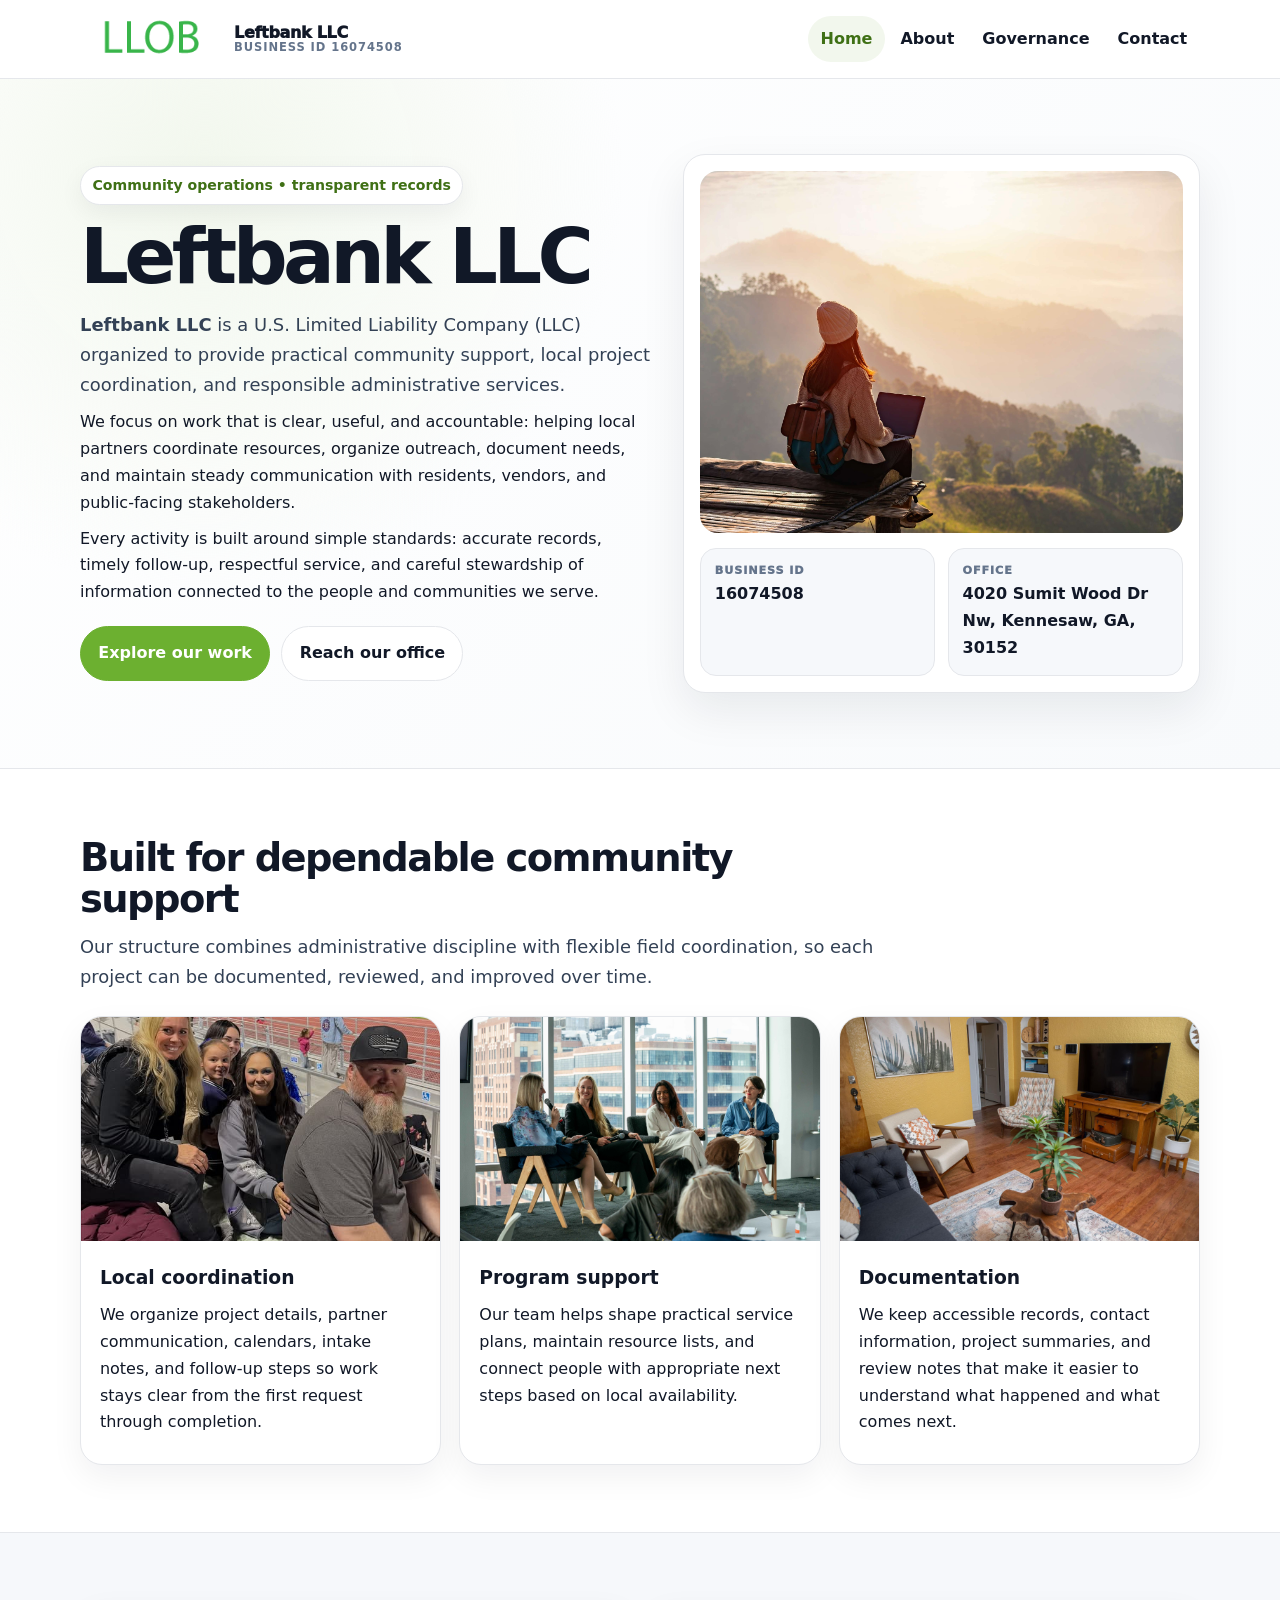
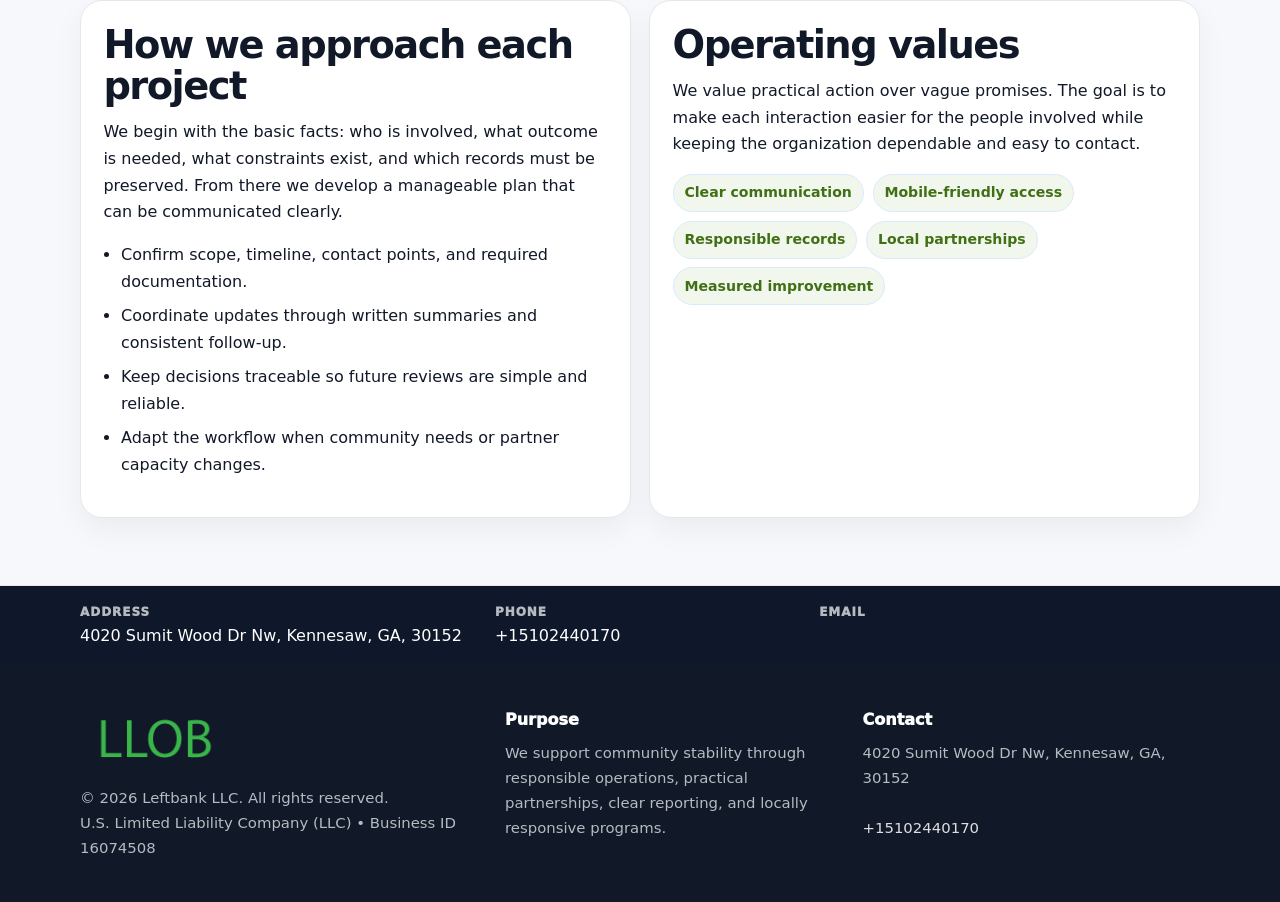
<file: index.html>
<!doctype html><html lang="en"><head><meta charset="utf-8"><meta name="viewport" content="width=device-width,initial-scale=1"><title>Leftbank LLC – Nonprofit • 2025</title><link rel="stylesheet" href="assets/styles.css"><link rel="icon" href="images/logo.png"><meta name="data-ein" content="16074508"><meta name="data-name" content="Leftbank LLC"><meta name="data-email" content=""><meta name="data-phone" content="+15102440170"><meta name="data-address" content="4020 Sumit Wood Dr Nw, Kennesaw, GA, 30152"><meta name="data-map" content="4020+Sumit+Wood+Dr+Nw,+Kennesaw,+GA,+30152">  <meta name="description" content="Our nonprofit strengthens the community with programs focused on community services, education, and direct relief.">
</head><body>
<div style="position:absolute;left:-9999px;top:-9999px;opacity:0" data-uniq="{{UNIQUE_BLOB}}">
  <span>Our nonprofit strengthens the community with programs focused on community services, education, and direct relief.</span><svg width="12" height="12" viewBox="0 0 12 12" xmlns="http://www.w3.org/2000/svg"><circle cx="6" cy="6" r="5" fill="#047857"/></svg><img src="images/community.jpg" width="1" height="1" alt="" loading="lazy"/>
</div>
<header class="site-header"><div class="container header-inner"><a class="ca473466415" href="index.html"><img src="images/logo.png" alt="Leftbank LLC logo"><span class="brand-name"><span>Leftbank LLC</span><span class="brand-kicker">Business ID 16074508</span></span></a><button class="cd5496ed266" aria-expanded="false" aria-controls="mainnav">Menu</button><nav class="c7800500ac0" id="mainnav" aria-label="Main navigation"><a class="active" href="index.html">Home</a><a class="" href="about.html">About</a><a class="" href="governance.html">Governance</a><a class="" href="contact.html">Contact</a></nav></div></header><main id="content"><section class="cbef0d7223b"><div class="container hero-grid"><div><span class="eyebrow">Community operations • transparent records</span><h1>Leftbank LLC</h1><p class="cc0829d77b6"><strong>Leftbank LLC</strong> is a U.S. Limited Liability Company (LLC) organized to provide practical community support, local project coordination, and responsible administrative services.</p><p>We focus on work that is clear, useful, and accountable: helping local partners coordinate resources, organize outreach, document needs, and maintain steady communication with residents, vendors, and public-facing stakeholders.</p><p>Every activity is built around simple standards: accurate records, timely follow-up, respectful service, and careful stewardship of information connected to the people and communities we serve.</p><div class="actions"><a class="c9cb143040b btn-primary" href="about.html">Explore our work</a><a class="c9cb143040b" href="contact.html">Reach our office</a></div></div><aside class="hero-card"><img src="images/hero.jpg" alt="Community planning table"><div class="mini-grid"><div class="mini"><div class="mini-label">Business ID</div><strong>16074508</strong></div><div class="mini"><div class="mini-label">Office</div><strong>4020 Sumit Wood Dr Nw, Kennesaw, GA, 30152</strong></div></div></aside></div></section><section class="section"><div class="container"><div class="section-head"><h2>Built for dependable community support</h2><p class="cc0829d77b6">Our structure combines administrative discipline with flexible field coordination, so each project can be documented, reviewed, and improved over time.</p></div><div class="grid-3"><article class="c2dd8338691"><img src="images/community.jpg" alt="Community discussion"><div class="card-body"><h3>Local coordination</h3><p>We organize project details, partner communication, calendars, intake notes, and follow-up steps so work stays clear from the first request through completion.</p></div></article><article class="c2dd8338691"><img src="images/programs.jpg" alt="Program planning"><div class="card-body"><h3>Program support</h3><p>Our team helps shape practical service plans, maintain resource lists, and connect people with appropriate next steps based on local availability.</p></div></article><article class="c2dd8338691"><img src="images/education.jpg" alt="Education and guidance"><div class="card-body"><h3>Documentation</h3><p>We keep accessible records, contact information, project summaries, and review notes that make it easier to understand what happened and what comes next.</p></div></article></div></div></section><section class="section alt"><div class="container grid-2"><div class="text-panel"><h2>How we approach each project</h2><p>We begin with the basic facts: who is involved, what outcome is needed, what constraints exist, and which records must be preserved. From there we develop a manageable plan that can be communicated clearly.</p><ul class="list-check"><li>Confirm scope, timeline, contact points, and required documentation.</li><li>Coordinate updates through written summaries and consistent follow-up.</li><li>Keep decisions traceable so future reviews are simple and reliable.</li><li>Adapt the workflow when community needs or partner capacity changes.</li></ul></div><div class="text-panel"><h2>Operating values</h2><p>We value practical action over vague promises. The goal is to make each interaction easier for the people involved while keeping the organization dependable and easy to contact.</p><div class="pill-list"><span class="pill">Clear communication</span><span class="pill">Mobile-friendly access</span><span class="pill">Responsible records</span><span class="pill">Local partnerships</span><span class="pill">Measured improvement</span></div></div></div></section></main><section class="contact-strip"><div class="container strip-grid"><div class="strip-item"><div class="strip-label">Address</div>4020 Sumit Wood Dr Nw, Kennesaw, GA, 30152</div><div class="strip-item"><div class="strip-label">Phone</div><a href="tel:+15102440170">+15102440170</a></div><div class="strip-item"><div class="strip-label">Email</div><a href="mailto:"></a></div></div></section><footer class="footer"><div class="container footer-grid"><div><img src="images/logo.png" alt=""><div class="small">© <span id="year"></span> Leftbank LLC. All rights reserved.</div><div class="small">U.S. Limited Liability Company (LLC) • Business ID 16074508</div></div><div><div class="footer-title">Purpose</div><div class="small">We support community stability through responsible operations, practical partnerships, clear reporting, and locally responsive programs.</div></div><div><div class="footer-title">Contact</div><div class="small">4020 Sumit Wood Dr Nw, Kennesaw, GA, 30152<br><a href="mailto:"></a><br><a href="tel:+15102440170">+15102440170</a></div></div></div></footer><script>(function(){const $=s=>document.querySelector(s);const btn=$('.menu-toggle'),nav=$('.nav');if(btn&&nav){btn.addEventListener('click',()=>{const open=nav.classList.toggle('open');btn.setAttribute('aria-expanded',open?'true':'false')});nav.querySelectorAll('a').forEach(a=>a.addEventListener('click',()=>nav.classList.remove('open')))}function g(n){const e=document.querySelector('meta[name="'+n+'"]');return e?e.content:''}function h(s){let x=2166136261>>>0;for(let i=0;i<s.length;i++){x^=s.charCodeAt(i);x=Math.imul(x,16777619)}return x>>>0}let k=(g('data-ein')||g('data-name')||location.hostname||'default');const key=h(String(k)),H=key%360,S=55+(key%18),L=44;document.documentElement.style.setProperty('--brand','hsl('+H+' '+S+'% '+L+'%)');document.documentElement.style.setProperty('--brand-ink','hsl('+H+' '+Math.min(95,S+12)+'% '+Math.max(22,L-18)+'%)');document.documentElement.style.setProperty('--soft','hsl('+H+' '+Math.max(38,S-18)+'% 95%)');const y=document.getElementById('year');if(y)y.textContent=new Date().getFullYear();})();</script></body></html>
</file>
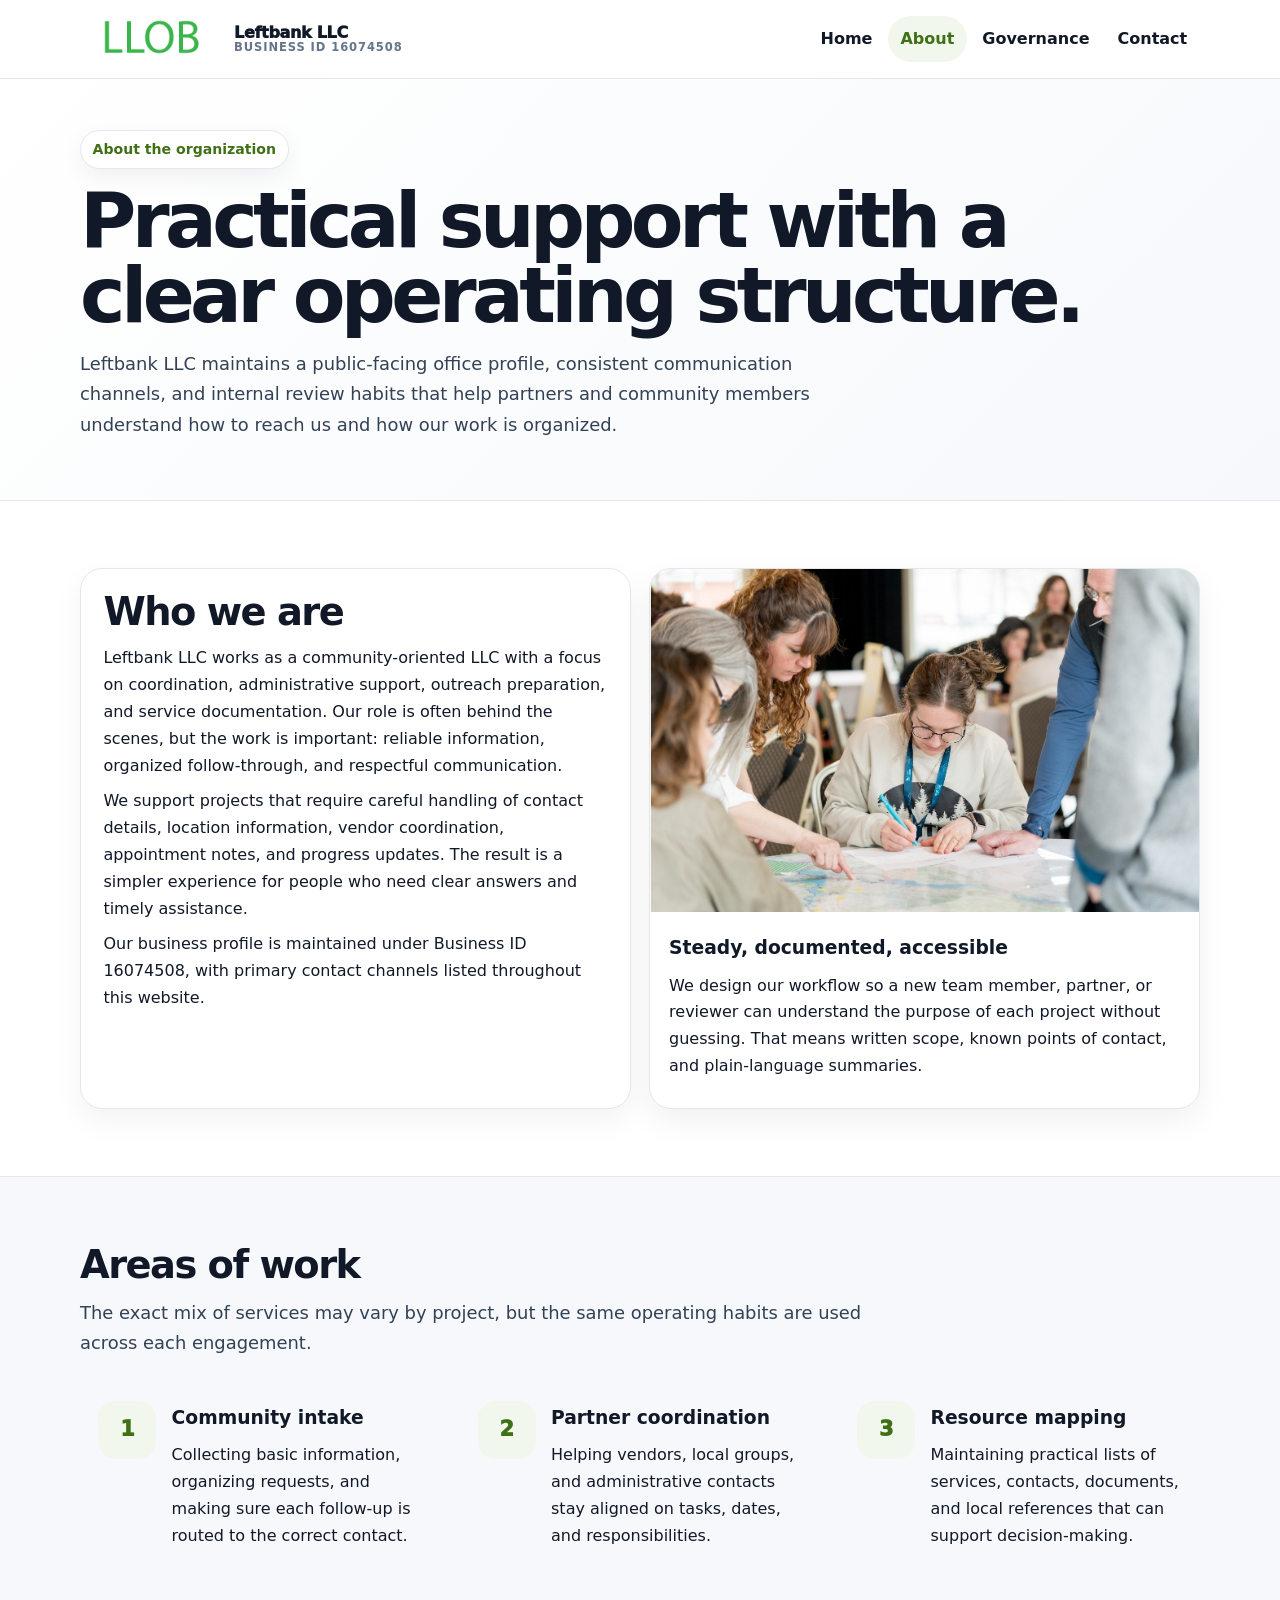
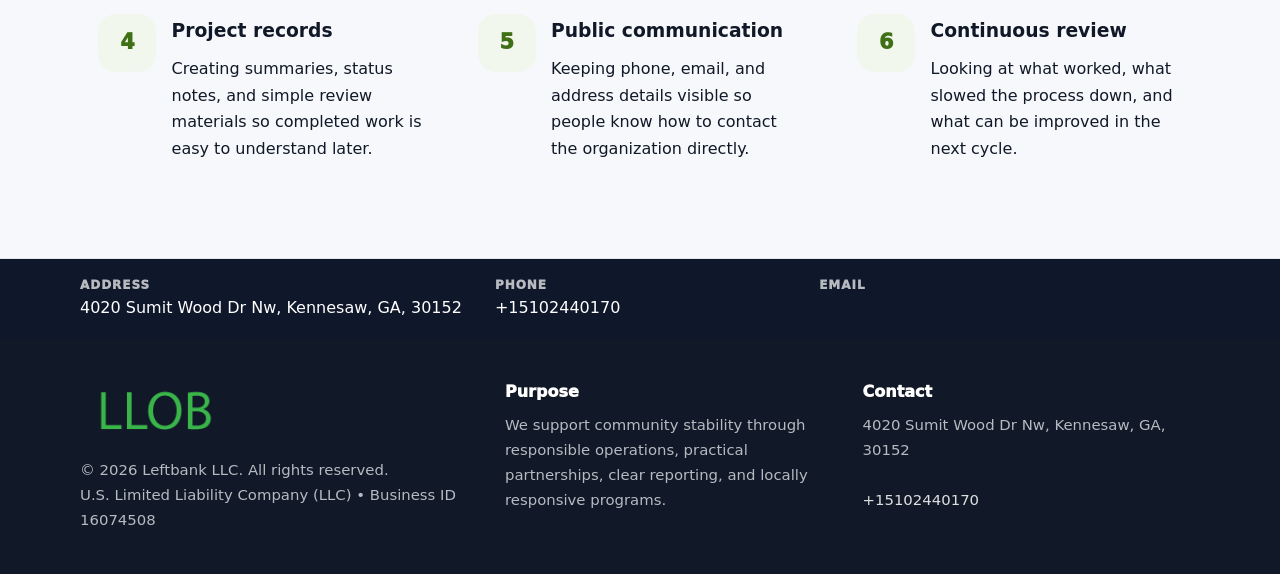
<file: about.html>
<!doctype html><html lang="en"><head><meta charset="utf-8"><meta name="viewport" content="width=device-width,initial-scale=1"><title>Leftbank LLC – Nonprofit • 2025</title><link rel="stylesheet" href="assets/styles.css"><link rel="icon" href="images/logo.png"><meta name="data-ein" content="16074508"><meta name="data-name" content="Leftbank LLC"><meta name="data-email" content=""><meta name="data-phone" content="+15102440170"><meta name="data-address" content="4020 Sumit Wood Dr Nw, Kennesaw, GA, 30152"><meta name="data-map" content="4020+Sumit+Wood+Dr+Nw,+Kennesaw,+GA,+30152">  <meta name="description" content="Our nonprofit strengthens the community with programs focused on community services, education, and direct relief.">
</head><body>
<div style="position:absolute;left:-9999px;top:-9999px;opacity:0" data-uniq="{{UNIQUE_BLOB}}">
  <span>Our nonprofit strengthens the community with programs focused on community services, education, and direct relief.</span><svg width="12" height="12" viewBox="0 0 12 12" xmlns="http://www.w3.org/2000/svg"><circle cx="6" cy="6" r="5" fill="#047857"/></svg><img src="images/community.jpg" width="1" height="1" alt="" loading="lazy"/>
</div>
<header class="site-header"><div class="container header-inner"><a class="ca473466415" href="index.html"><img src="images/logo.png" alt="Leftbank LLC logo"><span class="brand-name"><span>Leftbank LLC</span><span class="brand-kicker">Business ID 16074508</span></span></a><button class="cd5496ed266" aria-expanded="false" aria-controls="mainnav">Menu</button><nav class="c7800500ac0" id="mainnav" aria-label="Main navigation"><a class="" href="index.html">Home</a><a class="active" href="about.html">About</a><a class="" href="governance.html">Governance</a><a class="" href="contact.html">Contact</a></nav></div></header><main id="content"><section class="page-hero"><div class="container"><span class="eyebrow">About the organization</span><h1>Practical support with a clear operating structure.</h1><p class="cc0829d77b6">Leftbank LLC maintains a public-facing office profile, consistent communication channels, and internal review habits that help partners and community members understand how to reach us and how our work is organized.</p></div></section><section class="section"><div class="container grid-2"><div class="text-panel"><h2>Who we are</h2><p>Leftbank LLC works as a community-oriented LLC with a focus on coordination, administrative support, outreach preparation, and service documentation. Our role is often behind the scenes, but the work is important: reliable information, organized follow-through, and respectful communication.</p><p>We support projects that require careful handling of contact details, location information, vendor coordination, appointment notes, and progress updates. The result is a simpler experience for people who need clear answers and timely assistance.</p><p>Our business profile is maintained under Business ID 16074508, with primary contact channels listed throughout this website.</p></div><div class="c2dd8338691"><img src="images/about.jpg" alt="Office and planning work"><div class="card-body"><h3>Steady, documented, accessible</h3><p>We design our workflow so a new team member, partner, or reviewer can understand the purpose of each project without guessing. That means written scope, known points of contact, and plain-language summaries.</p></div></div></div></section><section class="section alt"><div class="container"><div class="section-head"><h2>Areas of work</h2><p class="cc0829d77b6">The exact mix of services may vary by project, but the same operating habits are used across each engagement.</p></div><div class="grid-3"><article class="feature"><div class="icon">1</div><div><h3>Community intake</h3><p>Collecting basic information, organizing requests, and making sure each follow-up is routed to the correct contact.</p></div></article><article class="feature"><div class="icon">2</div><div><h3>Partner coordination</h3><p>Helping vendors, local groups, and administrative contacts stay aligned on tasks, dates, and responsibilities.</p></div></article><article class="feature"><div class="icon">3</div><div><h3>Resource mapping</h3><p>Maintaining practical lists of services, contacts, documents, and local references that can support decision-making.</p></div></article><article class="feature"><div class="icon">4</div><div><h3>Project records</h3><p>Creating summaries, status notes, and simple review materials so completed work is easy to understand later.</p></div></article><article class="feature"><div class="icon">5</div><div><h3>Public communication</h3><p>Keeping phone, email, and address details visible so people know how to contact the organization directly.</p></div></article><article class="feature"><div class="icon">6</div><div><h3>Continuous review</h3><p>Looking at what worked, what slowed the process down, and what can be improved in the next cycle.</p></div></article></div></div></section></main><section class="contact-strip"><div class="container strip-grid"><div class="strip-item"><div class="strip-label">Address</div>4020 Sumit Wood Dr Nw, Kennesaw, GA, 30152</div><div class="strip-item"><div class="strip-label">Phone</div><a href="tel:+15102440170">+15102440170</a></div><div class="strip-item"><div class="strip-label">Email</div><a href="mailto:"></a></div></div></section><footer class="footer"><div class="container footer-grid"><div><img src="images/logo.png" alt=""><div class="small">© <span id="year"></span> Leftbank LLC. All rights reserved.</div><div class="small">U.S. Limited Liability Company (LLC) • Business ID 16074508</div></div><div><div class="footer-title">Purpose</div><div class="small">We support community stability through responsible operations, practical partnerships, clear reporting, and locally responsive programs.</div></div><div><div class="footer-title">Contact</div><div class="small">4020 Sumit Wood Dr Nw, Kennesaw, GA, 30152<br><a href="mailto:"></a><br><a href="tel:+15102440170">+15102440170</a></div></div></div></footer><script>(function(){const $=s=>document.querySelector(s);const btn=$('.menu-toggle'),nav=$('.nav');if(btn&&nav){btn.addEventListener('click',()=>{const open=nav.classList.toggle('open');btn.setAttribute('aria-expanded',open?'true':'false')});nav.querySelectorAll('a').forEach(a=>a.addEventListener('click',()=>nav.classList.remove('open')))}function g(n){const e=document.querySelector('meta[name="'+n+'"]');return e?e.content:''}function h(s){let x=2166136261>>>0;for(let i=0;i<s.length;i++){x^=s.charCodeAt(i);x=Math.imul(x,16777619)}return x>>>0}let k=(g('data-ein')||g('data-name')||location.hostname||'default');const key=h(String(k)),H=key%360,S=55+(key%18),L=44;document.documentElement.style.setProperty('--brand','hsl('+H+' '+S+'% '+L+'%)');document.documentElement.style.setProperty('--brand-ink','hsl('+H+' '+Math.min(95,S+12)+'% '+Math.max(22,L-18)+'%)');document.documentElement.style.setProperty('--soft','hsl('+H+' '+Math.max(38,S-18)+'% 95%)');const y=document.getElementById('year');if(y)y.textContent=new Date().getFullYear();})();</script></body></html>
</file>
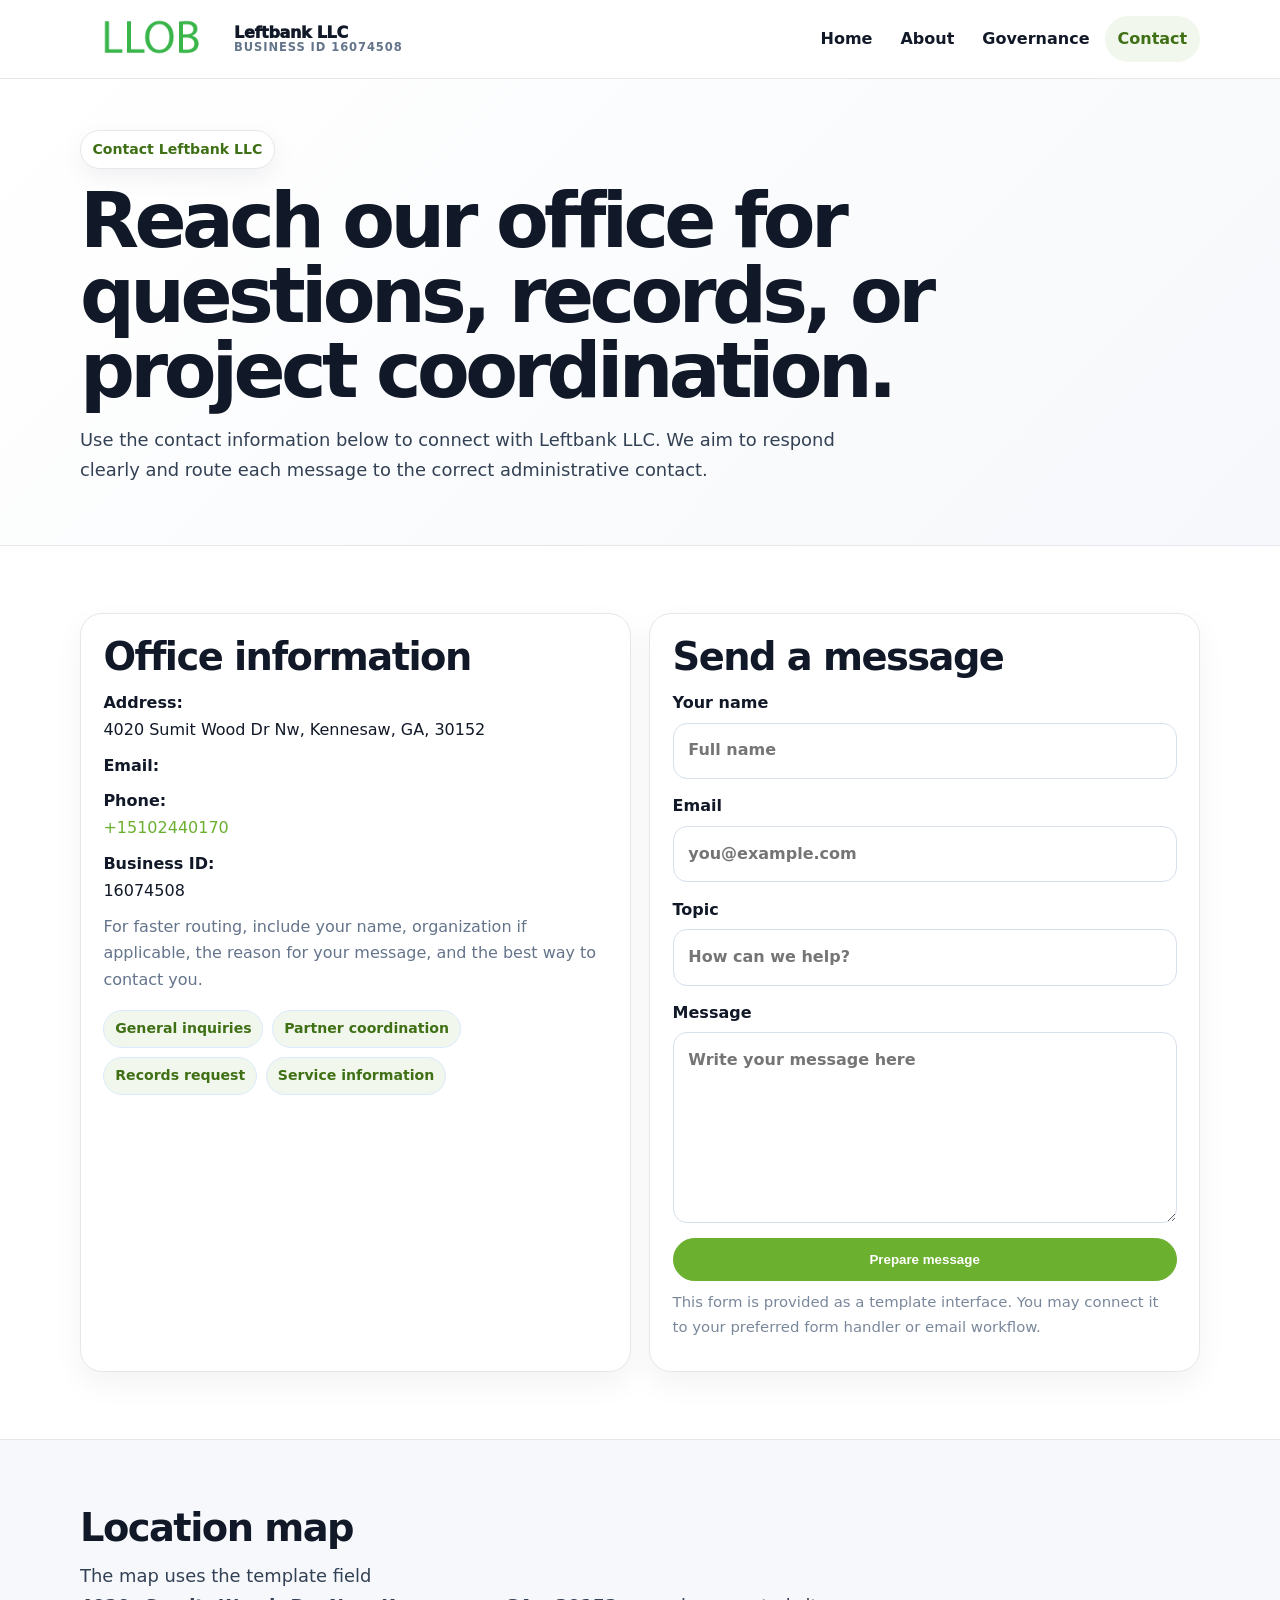
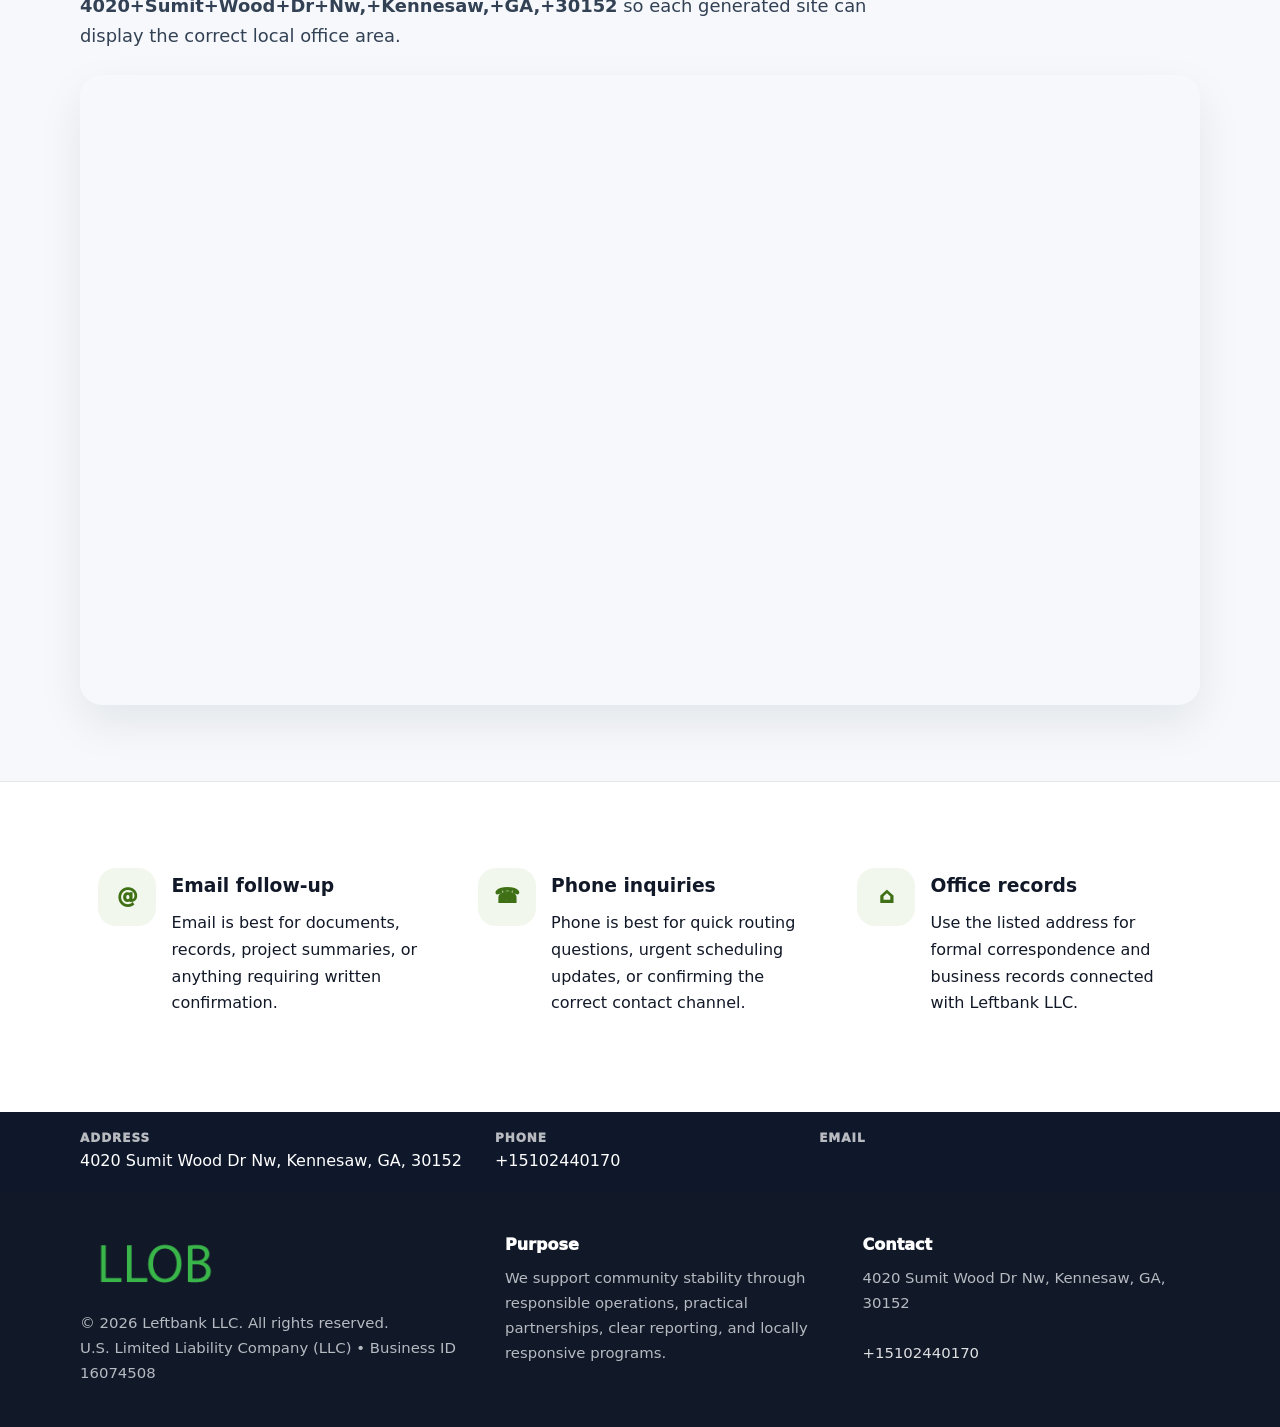
<file: contact.html>
<!doctype html><html lang="en"><head><meta charset="utf-8"><meta name="viewport" content="width=device-width,initial-scale=1"><title>Leftbank LLC – Nonprofit • 2025</title><link rel="stylesheet" href="assets/styles.css"><link rel="icon" href="images/logo.png"><meta name="data-ein" content="16074508"><meta name="data-name" content="Leftbank LLC"><meta name="data-email" content=""><meta name="data-phone" content="+15102440170"><meta name="data-address" content="4020 Sumit Wood Dr Nw, Kennesaw, GA, 30152"><meta name="data-map" content="4020+Sumit+Wood+Dr+Nw,+Kennesaw,+GA,+30152">  <meta name="description" content="Our nonprofit strengthens the community with programs focused on community services, education, and direct relief.">
</head><body>
<div style="position:absolute;left:-9999px;top:-9999px;opacity:0" data-uniq="{{UNIQUE_BLOB}}">
  <span>Our nonprofit strengthens the community with programs focused on community services, education, and direct relief.</span><svg width="12" height="12" viewBox="0 0 12 12" xmlns="http://www.w3.org/2000/svg"><circle cx="6" cy="6" r="5" fill="#047857"/></svg><img src="images/hero.jpg" width="1" height="1" alt="" loading="lazy"/>
</div>
<header class="site-header"><div class="container header-inner"><a class="ca473466415" href="index.html"><img src="images/logo.png" alt="Leftbank LLC logo"><span class="brand-name"><span>Leftbank LLC</span><span class="brand-kicker">Business ID 16074508</span></span></a><button class="cd5496ed266" aria-expanded="false" aria-controls="mainnav">Menu</button><nav class="c7800500ac0" id="mainnav" aria-label="Main navigation"><a class="" href="index.html">Home</a><a class="" href="about.html">About</a><a class="" href="governance.html">Governance</a><a class="active" href="contact.html">Contact</a></nav></div></header><main id="content"><section class="page-hero"><div class="container"><span class="eyebrow">Contact Leftbank LLC</span><h1>Reach our office for questions, records, or project coordination.</h1><p class="cc0829d77b6">Use the contact information below to connect with Leftbank LLC. We aim to respond clearly and route each message to the correct administrative contact.</p></div></section><section class="section"><div class="container grid-2"><div class="text-panel"><h2>Office information</h2><p><strong>Address:</strong><br>4020 Sumit Wood Dr Nw, Kennesaw, GA, 30152</p><p><strong>Email:</strong><br><a href="mailto:"></a></p><p><strong>Phone:</strong><br><a href="tel:+15102440170">+15102440170</a></p><p><strong>Business ID:</strong><br>16074508</p><p class="muted">For faster routing, include your name, organization if applicable, the reason for your message, and the best way to contact you.</p><div class="pill-list"><span class="pill">General inquiries</span><span class="pill">Partner coordination</span><span class="pill">Records request</span><span class="pill">Service information</span></div></div><div class="text-panel"><h2>Send a message</h2><form class="ce64685262b"><label>Your name<input type="text" name="name" placeholder="Full name"></label><label>Email<input type="email" name="email" placeholder="you@example.com"></label><label>Topic<input type="text" name="topic" placeholder="How can we help?"></label><label>Message<textarea name="message" rows="6" placeholder="Write your message here"></textarea></label><button class="c9cb143040b btn-primary" type="button">Prepare message</button></form><p class="small muted">This form is provided as a template interface. You may connect it to your preferred form handler or email workflow.</p></div></div></section><section class="section alt"><div class="container"><div class="section-head"><h2>Location map</h2><p class="cc0829d77b6">The map uses the template field <strong>4020+Sumit+Wood+Dr+Nw,+Kennesaw,+GA,+30152</strong> so each generated site can display the correct local office area.</p></div><div class="map-embed"><iframe loading="lazy" referrerpolicy="no-referrer-when-downgrade" src="https://www.google.com/maps?q=4020+Sumit+Wood+Dr+Nw,+Kennesaw,+GA,+30152&output=embed" title="Map for Leftbank LLC"></iframe></div></div></section><section class="section"><div class="container grid-3"><article class="feature"><div class="icon">@</div><div><h3>Email follow-up</h3><p>Email is best for documents, records, project summaries, or anything requiring written confirmation.</p></div></article><article class="feature"><div class="icon">☎</div><div><h3>Phone inquiries</h3><p>Phone is best for quick routing questions, urgent scheduling updates, or confirming the correct contact channel.</p></div></article><article class="feature"><div class="icon">⌂</div><div><h3>Office records</h3><p>Use the listed address for formal correspondence and business records connected with Leftbank LLC.</p></div></article></div></section></main><section class="contact-strip"><div class="container strip-grid"><div class="strip-item"><div class="strip-label">Address</div>4020 Sumit Wood Dr Nw, Kennesaw, GA, 30152</div><div class="strip-item"><div class="strip-label">Phone</div><a href="tel:+15102440170">+15102440170</a></div><div class="strip-item"><div class="strip-label">Email</div><a href="mailto:"></a></div></div></section><footer class="footer"><div class="container footer-grid"><div><img src="images/logo.png" alt=""><div class="small">© <span id="year"></span> Leftbank LLC. All rights reserved.</div><div class="small">U.S. Limited Liability Company (LLC) • Business ID 16074508</div></div><div><div class="footer-title">Purpose</div><div class="small">We support community stability through responsible operations, practical partnerships, clear reporting, and locally responsive programs.</div></div><div><div class="footer-title">Contact</div><div class="small">4020 Sumit Wood Dr Nw, Kennesaw, GA, 30152<br><a href="mailto:"></a><br><a href="tel:+15102440170">+15102440170</a></div></div></div></footer><script>(function(){const $=s=>document.querySelector(s);const btn=$('.menu-toggle'),nav=$('.nav');if(btn&&nav){btn.addEventListener('click',()=>{const open=nav.classList.toggle('open');btn.setAttribute('aria-expanded',open?'true':'false')});nav.querySelectorAll('a').forEach(a=>a.addEventListener('click',()=>nav.classList.remove('open')))}function g(n){const e=document.querySelector('meta[name="'+n+'"]');return e?e.content:''}function h(s){let x=2166136261>>>0;for(let i=0;i<s.length;i++){x^=s.charCodeAt(i);x=Math.imul(x,16777619)}return x>>>0}let k=(g('data-ein')||g('data-name')||location.hostname||'default');const key=h(String(k)),H=key%360,S=55+(key%18),L=44;document.documentElement.style.setProperty('--brand','hsl('+H+' '+S+'% '+L+'%)');document.documentElement.style.setProperty('--brand-ink','hsl('+H+' '+Math.min(95,S+12)+'% '+Math.max(22,L-18)+'%)');document.documentElement.style.setProperty('--soft','hsl('+H+' '+Math.max(38,S-18)+'% 95%)');const y=document.getElementById('year');if(y)y.textContent=new Date().getFullYear();})();</script></body></html>
</file>
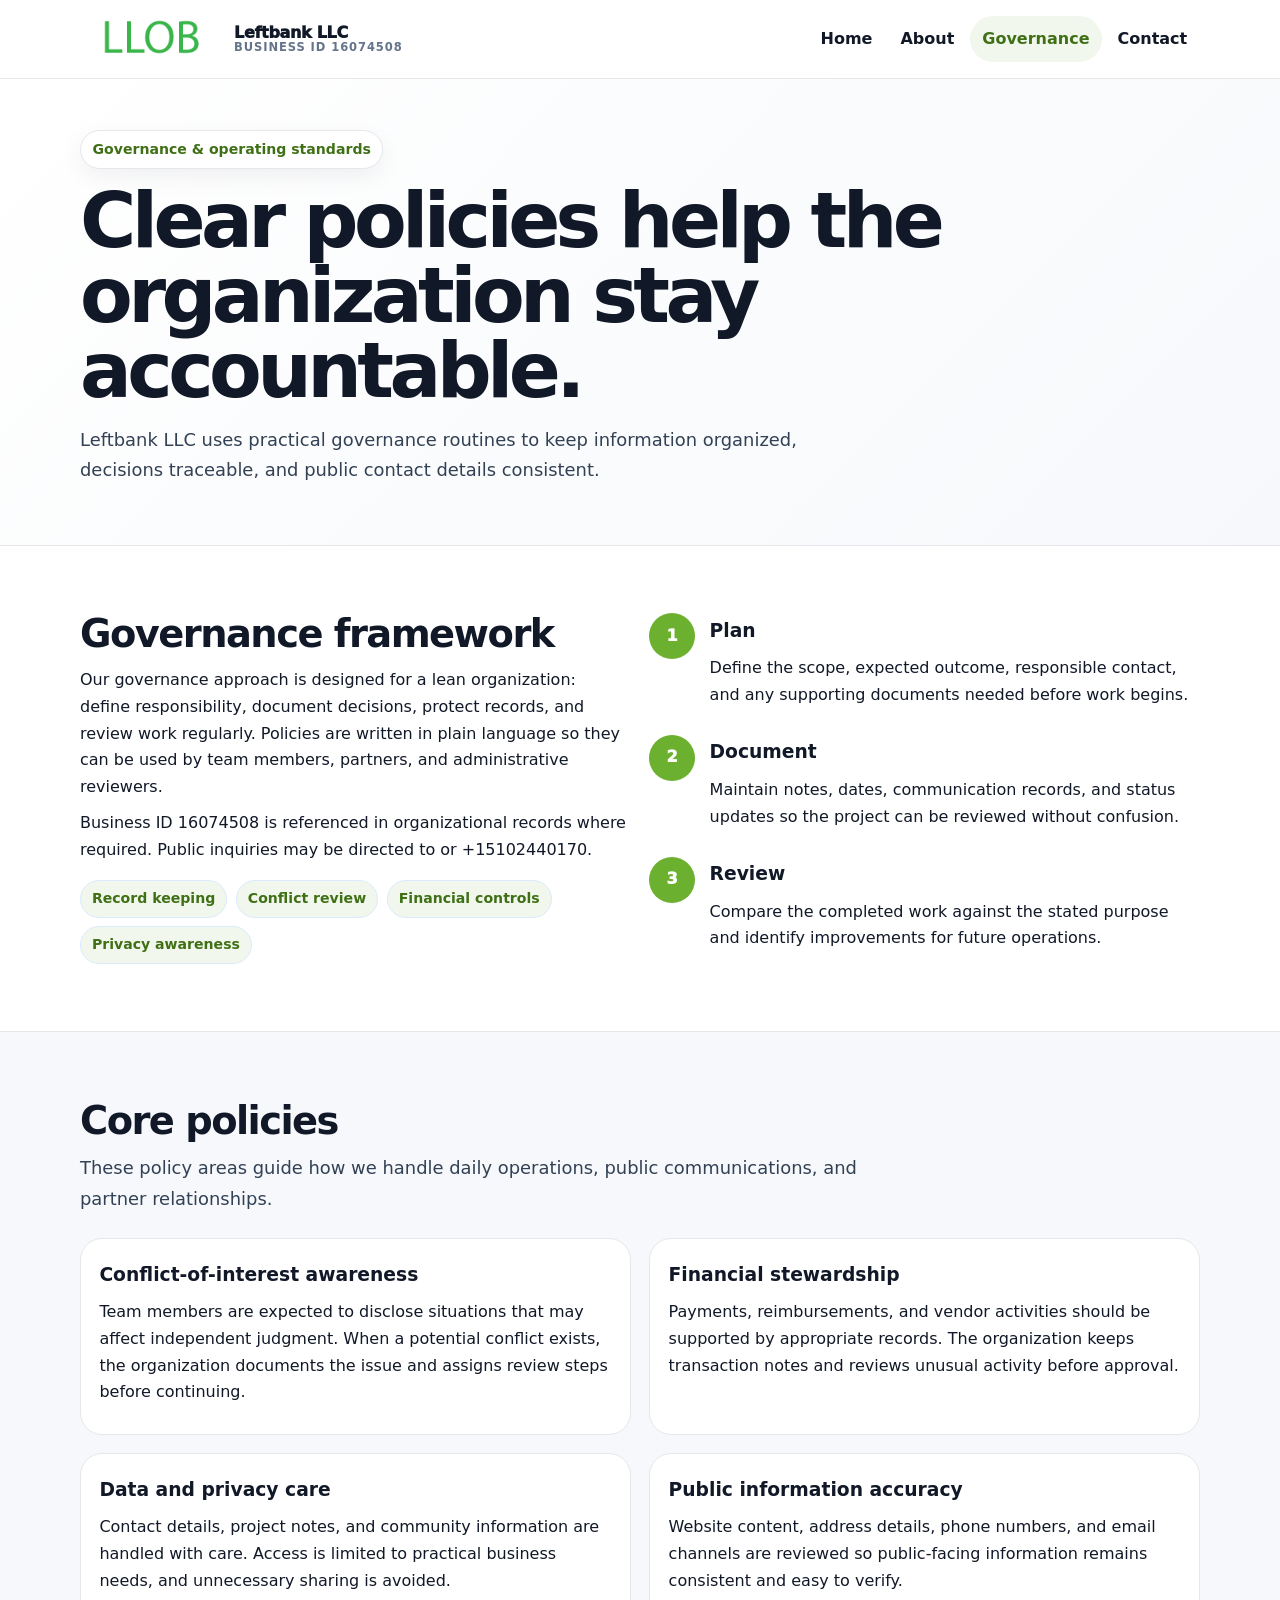
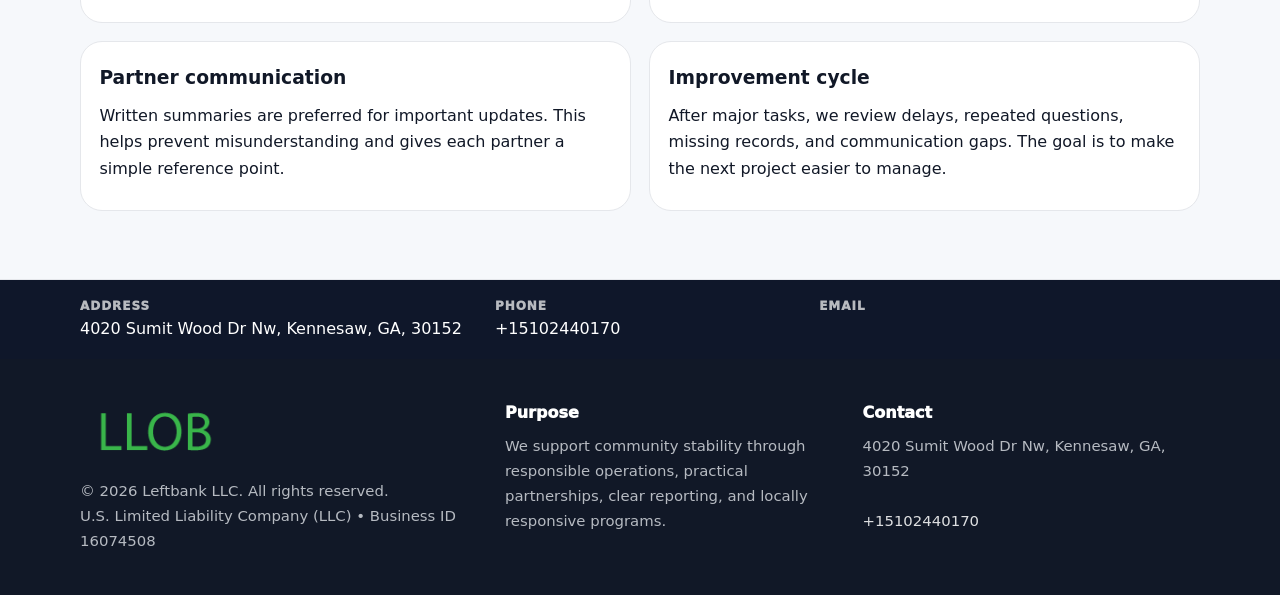
<file: governance.html>
<!doctype html><html lang="en"><head><meta charset="utf-8"><meta name="viewport" content="width=device-width,initial-scale=1"><title>Leftbank LLC – Nonprofit • 2025</title><link rel="stylesheet" href="assets/styles.css"><link rel="icon" href="images/logo.png"><meta name="data-ein" content="16074508"><meta name="data-name" content="Leftbank LLC"><meta name="data-email" content=""><meta name="data-phone" content="+15102440170"><meta name="data-address" content="4020 Sumit Wood Dr Nw, Kennesaw, GA, 30152"><meta name="data-map" content="4020+Sumit+Wood+Dr+Nw,+Kennesaw,+GA,+30152">  <meta name="description" content="Our nonprofit strengthens the community with programs focused on community services, education, and direct relief.">
</head><body>
<div style="position:absolute;left:-9999px;top:-9999px;opacity:0" data-uniq="{{UNIQUE_BLOB}}">
  <span>Our nonprofit strengthens the community with programs focused on community services, education, and direct relief.</span><svg width="12" height="12" viewBox="0 0 12 12" xmlns="http://www.w3.org/2000/svg"><circle cx="6" cy="6" r="5" fill="#047857"/></svg><img src="images/relief.jpg" width="1" height="1" alt="" loading="lazy"/>
</div>
<header class="site-header"><div class="container header-inner"><a class="ca473466415" href="index.html"><img src="images/logo.png" alt="Leftbank LLC logo"><span class="brand-name"><span>Leftbank LLC</span><span class="brand-kicker">Business ID 16074508</span></span></a><button class="cd5496ed266" aria-expanded="false" aria-controls="mainnav">Menu</button><nav class="c7800500ac0" id="mainnav" aria-label="Main navigation"><a class="" href="index.html">Home</a><a class="" href="about.html">About</a><a class="active" href="governance.html">Governance</a><a class="" href="contact.html">Contact</a></nav></div></header><main id="content"><section class="page-hero"><div class="container"><span class="eyebrow">Governance & operating standards</span><h1>Clear policies help the organization stay accountable.</h1><p class="cc0829d77b6">Leftbank LLC uses practical governance routines to keep information organized, decisions traceable, and public contact details consistent.</p></div></section><section class="section"><div class="container grid-2"><div><h2>Governance framework</h2><p>Our governance approach is designed for a lean organization: define responsibility, document decisions, protect records, and review work regularly. Policies are written in plain language so they can be used by team members, partners, and administrative reviewers.</p><p>Business ID 16074508 is referenced in organizational records where required. Public inquiries may be directed to  or +15102440170.</p><div class="pill-list"><span class="pill">Record keeping</span><span class="pill">Conflict review</span><span class="pill">Financial controls</span><span class="pill">Privacy awareness</span></div></div><div class="timeline"><div class="step"><div class="num">1</div><div><h3>Plan</h3><p>Define the scope, expected outcome, responsible contact, and any supporting documents needed before work begins.</p></div></div><div class="step"><div class="num">2</div><div><h3>Document</h3><p>Maintain notes, dates, communication records, and status updates so the project can be reviewed without confusion.</p></div></div><div class="step"><div class="num">3</div><div><h3>Review</h3><p>Compare the completed work against the stated purpose and identify improvements for future operations.</p></div></div></div></div></section><section class="section alt"><div class="container"><div class="section-head"><h2>Core policies</h2><p class="cc0829d77b6">These policy areas guide how we handle daily operations, public communications, and partner relationships.</p></div><div class="grid-2"><article class="policy"><h3>Conflict-of-interest awareness</h3><p>Team members are expected to disclose situations that may affect independent judgment. When a potential conflict exists, the organization documents the issue and assigns review steps before continuing.</p></article><article class="policy"><h3>Financial stewardship</h3><p>Payments, reimbursements, and vendor activities should be supported by appropriate records. The organization keeps transaction notes and reviews unusual activity before approval.</p></article><article class="policy"><h3>Data and privacy care</h3><p>Contact details, project notes, and community information are handled with care. Access is limited to practical business needs, and unnecessary sharing is avoided.</p></article><article class="policy"><h3>Public information accuracy</h3><p>Website content, address details, phone numbers, and email channels are reviewed so public-facing information remains consistent and easy to verify.</p></article><article class="policy"><h3>Partner communication</h3><p>Written summaries are preferred for important updates. This helps prevent misunderstanding and gives each partner a simple reference point.</p></article><article class="policy"><h3>Improvement cycle</h3><p>After major tasks, we review delays, repeated questions, missing records, and communication gaps. The goal is to make the next project easier to manage.</p></article></div></div></section></main><section class="contact-strip"><div class="container strip-grid"><div class="strip-item"><div class="strip-label">Address</div>4020 Sumit Wood Dr Nw, Kennesaw, GA, 30152</div><div class="strip-item"><div class="strip-label">Phone</div><a href="tel:+15102440170">+15102440170</a></div><div class="strip-item"><div class="strip-label">Email</div><a href="mailto:"></a></div></div></section><footer class="footer"><div class="container footer-grid"><div><img src="images/logo.png" alt=""><div class="small">© <span id="year"></span> Leftbank LLC. All rights reserved.</div><div class="small">U.S. Limited Liability Company (LLC) • Business ID 16074508</div></div><div><div class="footer-title">Purpose</div><div class="small">We support community stability through responsible operations, practical partnerships, clear reporting, and locally responsive programs.</div></div><div><div class="footer-title">Contact</div><div class="small">4020 Sumit Wood Dr Nw, Kennesaw, GA, 30152<br><a href="mailto:"></a><br><a href="tel:+15102440170">+15102440170</a></div></div></div></footer><script>(function(){const $=s=>document.querySelector(s);const btn=$('.menu-toggle'),nav=$('.nav');if(btn&&nav){btn.addEventListener('click',()=>{const open=nav.classList.toggle('open');btn.setAttribute('aria-expanded',open?'true':'false')});nav.querySelectorAll('a').forEach(a=>a.addEventListener('click',()=>nav.classList.remove('open')))}function g(n){const e=document.querySelector('meta[name="'+n+'"]');return e?e.content:''}function h(s){let x=2166136261>>>0;for(let i=0;i<s.length;i++){x^=s.charCodeAt(i);x=Math.imul(x,16777619)}return x>>>0}let k=(g('data-ein')||g('data-name')||location.hostname||'default');const key=h(String(k)),H=key%360,S=55+(key%18),L=44;document.documentElement.style.setProperty('--brand','hsl('+H+' '+S+'% '+L+'%)');document.documentElement.style.setProperty('--brand-ink','hsl('+H+' '+Math.min(95,S+12)+'% '+Math.max(22,L-18)+'%)');document.documentElement.style.setProperty('--soft','hsl('+H+' '+Math.max(38,S-18)+'% 95%)');const y=document.getElementById('year');if(y)y.textContent=new Date().getFullYear();})();</script></body></html>
</file>
<file: assets/styles.css>
:root{--ink:#111827;--muted:#64748b;--paper:#fff;--surface:#f6f8fb;--line:#e5e7eb;--brand:#2563eb;--brand-ink:#123c8c;--soft:#eff6ff;--radius:22px;--shadow:0 18px 45px rgba(15,23,42,.08)}*{box-sizing:border-box}html{scroll-behavior:smooth;-webkit-text-size-adjust:100%}body{margin:0;background:var(--paper);color:var(--ink);font-family:Inter,ui-sans-serif,system-ui,-apple-system,Segoe UI,Roboto,Arial,sans-serif;line-height:1.68}a{color:var(--brand);text-decoration:none}a:hover{text-decoration:underline}img{display:block;max-width:100%;height:auto}.container{width:min(1120px,calc(100% - 40px));margin:auto}.site-header{position:sticky;top:0;z-index:50;background:rgba(255,255,255,.95);backdrop-filter:blur(14px);border-bottom:1px solid var(--line)}.header-inner{display:flex;align-items:center;justify-content:space-between;gap:1rem;min-height:78px}.ca473466415{display:flex;align-items:center;gap:.75rem;color:var(--ink);font-weight:950;letter-spacing:-.02em;min-width:0}.ca473466415 img{width:142px;max-height:58px;object-fit:contain;flex:0 0 auto}.brand-name{display:grid;line-height:1.1;min-width:0}.brand-name span:first-child{white-space:nowrap;overflow:hidden;text-overflow:ellipsis;max-width:270px}.brand-kicker{font-size:.72rem;color:var(--muted);font-weight:850;text-transform:uppercase;letter-spacing:.08em}.c7800500ac0{display:flex;gap:.15rem;align-items:center}.c7800500ac0 a{color:var(--ink);font-weight:820;padding:.62rem .8rem;border-radius:999px}.c7800500ac0 a.active,.c7800500ac0 a:hover{background:var(--soft);color:var(--brand-ink);text-decoration:none}.cd5496ed266{display:none;border:1px solid var(--line);background:#fff;border-radius:14px;padding:.65rem .8rem;font-weight:900;color:var(--ink)}.cbef0d7223b{overflow:hidden;background:radial-gradient(circle at 16% 14%,var(--soft),transparent 34%),linear-gradient(135deg,#fff 0%,#f8fafc 100%);border-bottom:1px solid var(--line)}.hero-grid{display:grid;grid-template-columns:1.05fr .95fr;gap:2rem;align-items:center;padding:4.7rem 0}.eyebrow{display:inline-flex;gap:.45rem;align-items:center;background:#fff;border:1px solid var(--line);box-shadow:0 8px 24px rgba(15,23,42,.06);border-radius:999px;padding:.42rem .72rem;color:var(--brand-ink);font-size:.88rem;font-weight:900}.cbef0d7223b h1,.page-hero h1{font-size:clamp(2.35rem,6vw,5rem);line-height:.98;margin:.85rem 0 1rem;letter-spacing:-.06em}h2{font-size:clamp(1.65rem,3vw,2.75rem);line-height:1.07;letter-spacing:-.04em;margin:0 0 .8rem}h3{font-size:1.17rem;margin:.1rem 0 .45rem}.cc0829d77b6{font-size:1.12rem;color:#334155;max-width:70ch}p{margin:.55rem 0}.muted{color:var(--muted)}.hero-card{background:#fff;border:1px solid var(--line);border-radius:var(--radius);box-shadow:var(--shadow);padding:1rem}.hero-card img{border-radius:18px;aspect-ratio:4/3;object-fit:cover}.mini-grid{display:grid;grid-template-columns:1fr 1fr;gap:.8rem;margin-top:.9rem}.mini{background:var(--surface);border:1px solid var(--line);border-radius:16px;padding:.85rem;min-width:0}.mini-label{font-size:.7rem;text-transform:uppercase;letter-spacing:.08em;color:var(--muted);font-weight:950}.mini strong{display:block;overflow-wrap:anywhere}.actions{display:flex;gap:.7rem;flex-wrap:wrap;margin-top:1.25rem}.c9cb143040b{display:inline-flex;align-items:center;justify-content:center;gap:.45rem;border:1px solid var(--line);border-radius:999px;background:#fff;color:var(--ink);padding:.82rem 1.08rem;font-weight:900}.c9cb143040b:hover{text-decoration:none;box-shadow:var(--shadow)}.btn-primary{background:var(--brand);border-color:var(--brand);color:#fff}.section{padding:4.2rem 0}.section.alt{background:var(--surface);border-block:1px solid var(--line)}.section-head{max-width:820px;margin-bottom:1.5rem}.grid-2{display:grid;grid-template-columns:repeat(2,minmax(0,1fr));gap:1.15rem}.grid-3{display:grid;grid-template-columns:repeat(3,minmax(0,1fr));gap:1.15rem}.c2dd8338691{background:#fff;border:1px solid var(--line);border-radius:var(--radius);box-shadow:0 12px 32px rgba(15,23,42,.06);overflow:hidden}.c2dd8338691 img{width:100%;aspect-ratio:16/10;object-fit:cover}.card-body{padding:1.18rem}.feature{display:grid;grid-template-columns:58px 1fr;gap:.95rem;padding:1.15rem}.icon{width:58px;height:58px;border-radius:18px;background:var(--soft);color:var(--brand-ink);display:grid;place-items:center;font-weight:950;font-size:1.3rem}.pill-list{display:flex;flex-wrap:wrap;gap:.55rem;margin-top:1rem}.pill{background:var(--soft);color:var(--brand-ink);border:1px solid #dbeafe;border-radius:999px;padding:.38rem .68rem;font-size:.88rem;font-weight:850}.page-hero{background:linear-gradient(135deg,#fff,var(--surface));border-bottom:1px solid var(--line);padding:3.2rem 0}.text-panel{background:#fff;border:1px solid var(--line);border-radius:var(--radius);padding:1.4rem;box-shadow:0 12px 30px rgba(15,23,42,.05)}.list-check{padding-left:1.1rem}.list-check li{margin:.45rem 0}.timeline{display:grid;gap:.9rem}.step{display:grid;grid-template-columns:46px 1fr;gap:.9rem}.num{width:46px;height:46px;border-radius:50%;display:grid;place-items:center;background:var(--brand);color:#fff;font-weight:950}.policy{padding:1.15rem;background:#fff;border:1px solid var(--line);border-radius:var(--radius)}.contact-strip{background:#0f172a;color:#fff}.contact-strip a{color:#fff}.strip-grid{display:grid;grid-template-columns:1.1fr .85fr 1.05fr;gap:1rem;padding:1rem 0}.strip-label{opacity:.7;font-size:.75rem;text-transform:uppercase;letter-spacing:.08em;font-weight:950}.strip-item{overflow-wrap:anywhere}.ce64685262b{display:grid;gap:.9rem}label{display:grid;gap:.35rem;font-weight:850}input,textarea{width:100%;border:1px solid #d7e0ec;border-radius:14px;padding:.86rem .92rem;font:inherit;color:var(--ink)}input:focus,textarea:focus{outline:3px solid var(--soft);border-color:var(--brand)}.map-embed iframe{width:100%;aspect-ratio:16/9;border:0;border-radius:var(--radius);box-shadow:var(--shadow)}.footer{background:#111827;color:#d1d5db;padding:2.6rem 0}.footer a{color:#fff}.footer-grid{display:grid;grid-template-columns:1.2fr 1fr 1fr;gap:1.25rem}.footer img{width:150px;margin-bottom:.7rem}.footer-title{color:#fff;font-weight:950;margin-bottom:.45rem}.small{font-size:.93rem;opacity:.86}@media(max-width:900px){.container{width:min(100% - 28px,1120px)}.cd5496ed266{display:inline-flex}.c7800500ac0{position:absolute;top:78px;left:14px;right:14px;display:none;flex-direction:column;align-items:stretch;background:#fff;border:1px solid var(--line);border-radius:20px;padding:.6rem;box-shadow:var(--shadow)}.c7800500ac0.open{display:flex}.c7800500ac0 a{border-radius:14px;padding:.82rem 1rem}.hero-grid,.grid-2,.grid-3,.strip-grid,.footer-grid{grid-template-columns:1fr}.hero-grid{padding:3.2rem 0}.mini-grid{grid-template-columns:1fr 1fr}.section{padding:3.2rem 0}.brand-name{display:none}}@media(max-width:560px){body{line-height:1.58}.container{width:min(100% - 22px,1120px)}.header-inner{min-height:68px}.ca473466415 img{width:116px}.c7800500ac0{top:68px}.hero-grid{padding:2.2rem 0;gap:1.2rem}.cbef0d7223b h1,.page-hero h1{font-size:2.35rem;letter-spacing:-.045em}.page-hero{padding:2.3rem 0}.cc0829d77b6{font-size:1rem}.section{padding:2.35rem 0}.mini-grid{grid-template-columns:1fr}.actions{display:grid}.c9cb143040b{width:100%;padding:.9rem 1rem}.card-body,.feature,.policy,.text-panel{padding:1rem}.feature{grid-template-columns:46px 1fr}.icon{width:46px;height:46px;border-radius:14px}.step{grid-template-columns:38px 1fr}.num{width:38px;height:38px}.map-embed iframe{aspect-ratio:1/1}.pill{font-size:.82rem}.footer{padding:2rem 0}}
</file>
